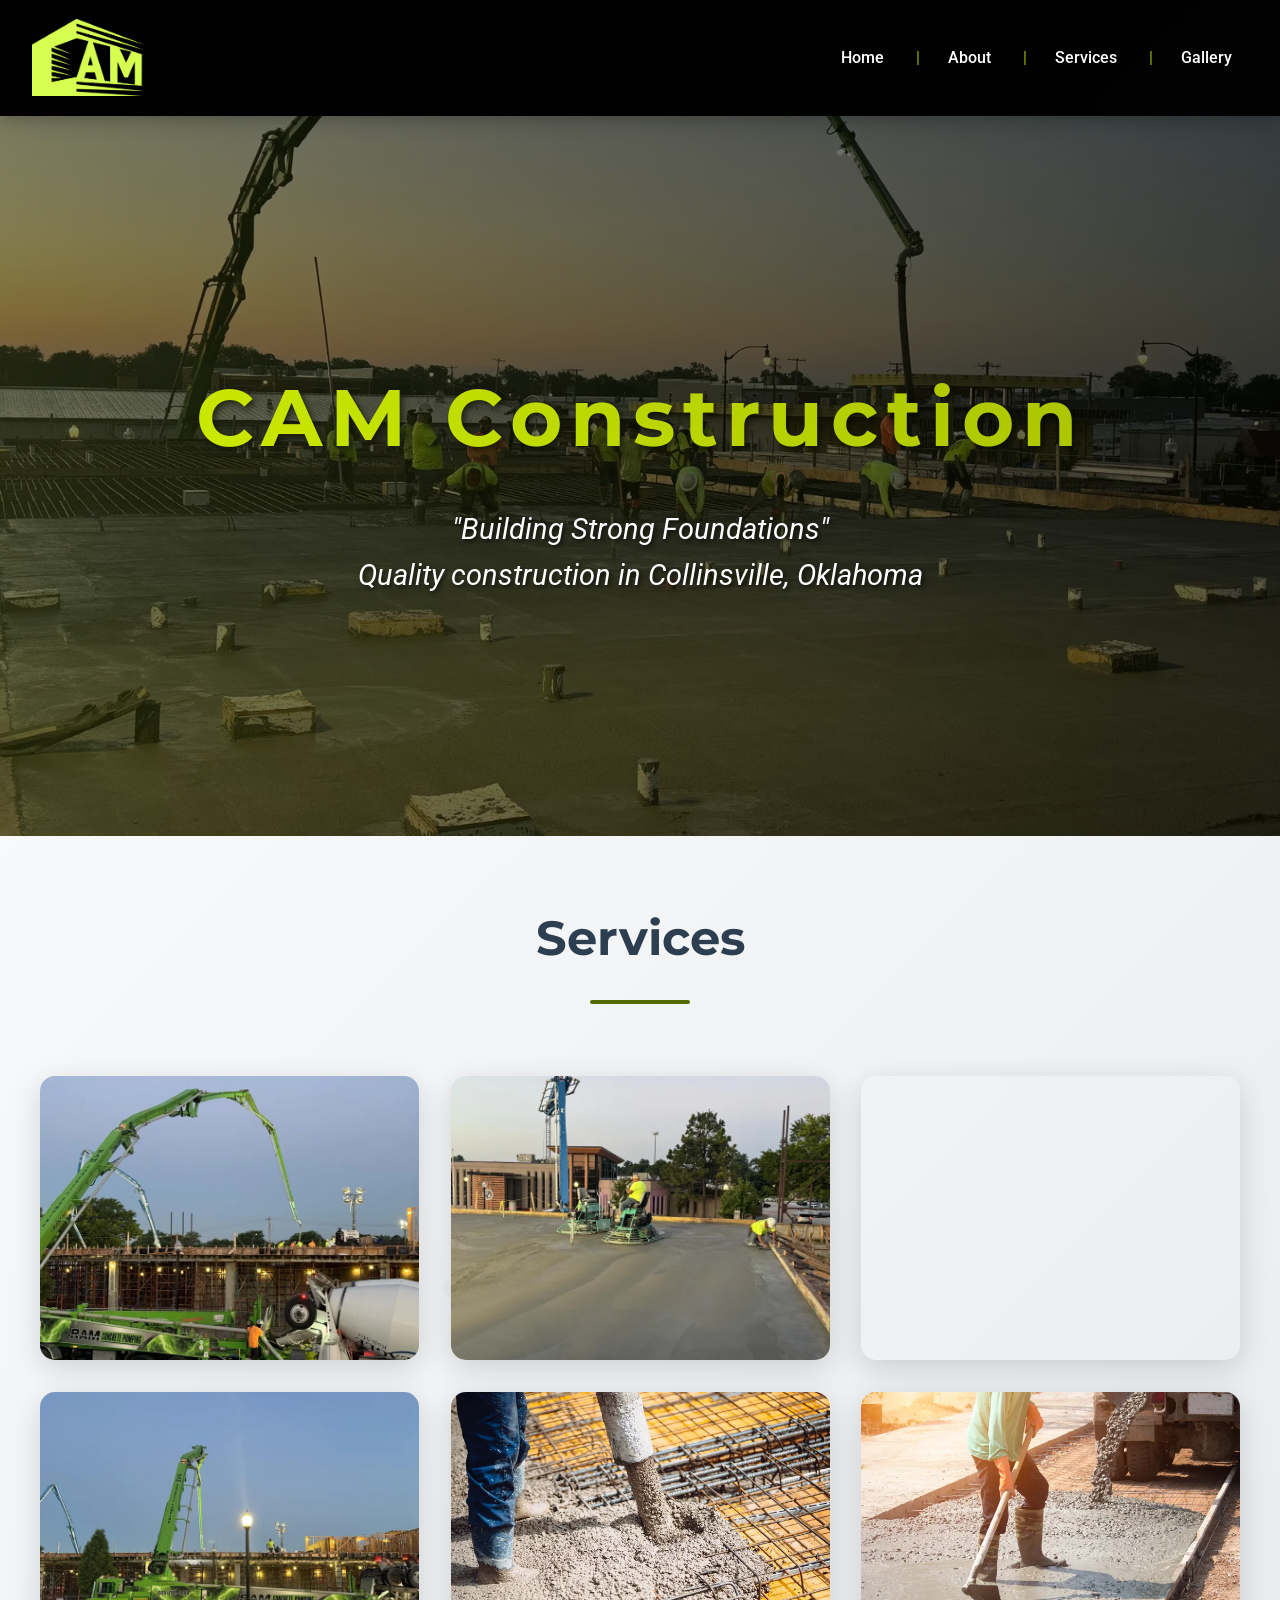
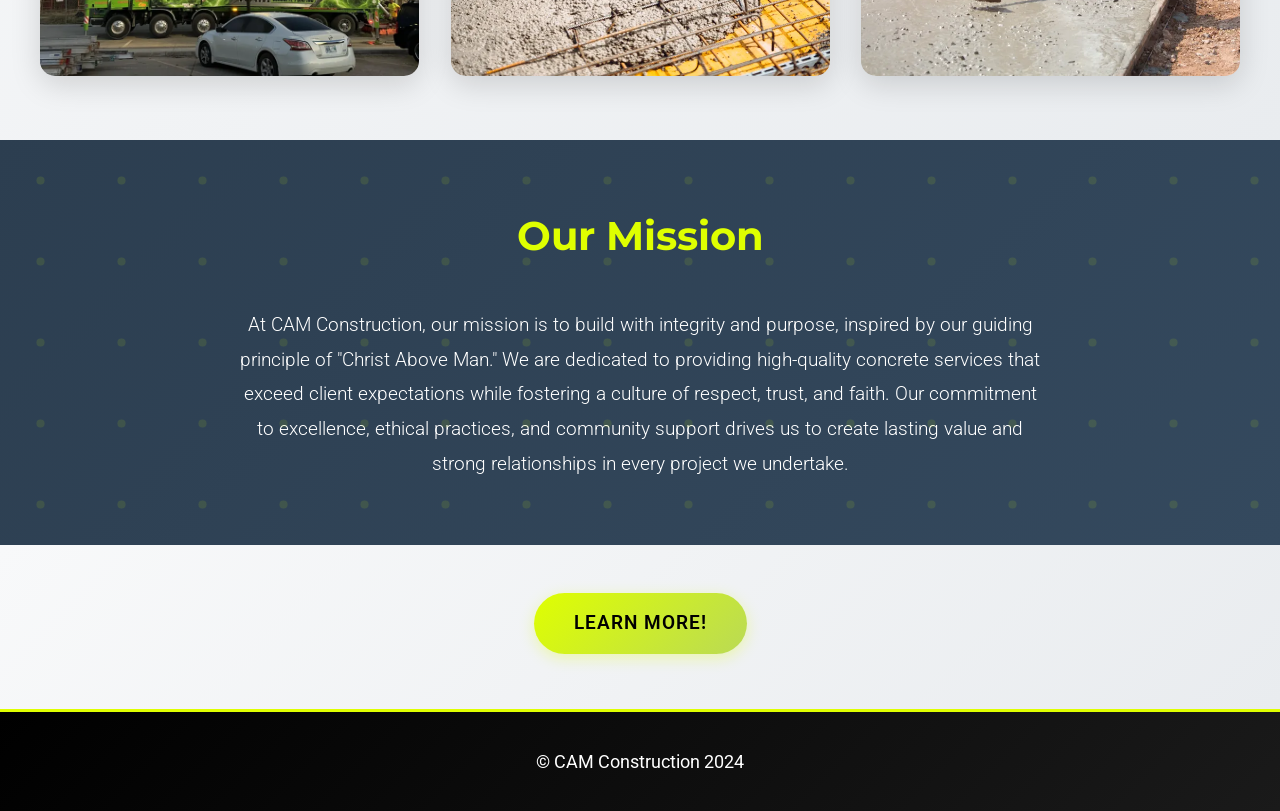
<file: index.html>
<!doctype html>
<html lang="en">
    <head>
        <meta charset="UTF-8" />
        <meta name="viewport" content="width=device-width, initial-scale=1.0" />
        <title>
            CAM Construction | Construction Company in Collinsville, OK
        </title>
        <meta
            name="description"
            content="CAM Construction is a Collinsville, Oklahoma construction company committed to quality work, integrity, and strong client relationships."
        />
        <meta name="robots" content="index, follow, max-image-preview:large" />
        <meta name="theme-color" content="#000000" />
        <meta property="og:type" content="website" />
        <meta property="og:site_name" content="CAM Construction" />
        <meta
            property="og:title"
            content="CAM Construction | Construction Company in Collinsville, OK"
        />
        <meta
            property="og:description"
            content="A Collinsville, Oklahoma construction company committed to quality work, integrity, and strong client relationships."
        />
        <meta property="og:image" content="Hero.jpg" />
        <meta
            property="og:image:alt"
            content="CAM Construction crew working on a concrete project"
        />
        <meta name="twitter:card" content="summary_large_image" />
        <meta
            name="twitter:title"
            content="CAM Construction | Construction Company in Collinsville, OK"
        />
        <meta
            name="twitter:description"
            content="A Collinsville, Oklahoma construction company committed to quality work, integrity, and strong client relationships."
        />
        <meta name="twitter:image" content="Hero.jpg" />
        <link rel="stylesheet" href="style.css" />
        <link
            rel="icon"
            href="Cam Construction (7970) NEON GREEN DTG.png"
            type="image/png"
        />
    </head>
    <body>
        <header>
            <div class="logo">
                <img
                    src="Cam Construction (7970) NEON GREEN DTG.png"
                    alt="Cam(logo)"
                />
            </div>
            <nav>
                <div class="hamburger" onclick="toggleMenu()">&#9776;</div>
                <ul id="nav-links">
                    <li><a href="index.html">Home</a></li>
                    <li><a href="about.html">About</a></li>
                    <li><a href="services.html">Services</a></li>
                    <li><a href="gallery.html">Gallery</a></li>
                </ul>
            </nav>
        </header>
        <main>
            <section class="hero">
                <h1>CAM Construction</h1>
                <p>"Building Strong Foundations"</p>
                <p class="hero-location">
                    Quality construction in Collinsville, Oklahoma
                </p>
            </section>
            <section class="services">
                <h2>Services</h2>
                <div class="service-grid">
                    <!--to link to a section on other page use Ex. href="example.html#example-section"-->
                    <a
                        href="services.html#service1"
                        class="service-item"
                        data-slide-in="left"
                    >
                        <img
                            src="gallery1.webp"
                            srcset="gallery1-800.webp 800w, gallery1.webp 1600w"
                            sizes="(max-width: 768px) calc(100vw - 2rem), (max-width: 1200px) 50vw, 33vw"
                            alt="Service 1"
                            loading="lazy"
                            decoding="async"
                        />
                        <div class="overlay">
                            <div class="text">Short summary of Service 1</div>
                        </div>
                    </a>
                    <a
                        href="services.html#service2"
                        class="service-item"
                        data-slide-in="right"
                    >
                        <img
                            src="gallery2.webp"
                            srcset="gallery2-800.webp 800w, gallery2.webp 1600w"
                            sizes="(max-width: 768px) calc(100vw - 2rem), (max-width: 1200px) 50vw, 33vw"
                            alt="Service 2"
                            loading="lazy"
                            decoding="async"
                        />
                        <div class="overlay">
                            <div class="text">Short summary of Service 2</div>
                        </div>
                    </a>
                    <a
                        href="services.html#service3"
                        class="service-item"
                        data-slide-in="left"
                    >
                        <img
                            src="gallery3.webp"
                            srcset="gallery3-800.webp 800w, gallery3.webp 1600w"
                            sizes="(max-width: 768px) calc(100vw - 2rem), (max-width: 1200px) 50vw, 33vw"
                            alt="Service 3"
                            loading="lazy"
                            decoding="async"
                        />
                        <div class="overlay">
                            <div class="text">Short summary of Service 3</div>
                        </div>
                    </a>
                    <a
                        href="services.html#service4"
                        class="service-item"
                        data-slide-in="right"
                    >
                        <img
                            src="gallery4.webp"
                            srcset="gallery4-800.webp 800w, gallery4.webp 1600w"
                            sizes="(max-width: 768px) calc(100vw - 2rem), (max-width: 1200px) 50vw, 33vw"
                            alt="Service 4"
                            loading="lazy"
                            decoding="async"
                        />
                        <div class="overlay">
                            <div class="text">Short summary of Service 4</div>
                        </div>
                    </a>
                    <a
                        href="services.html#service5"
                        class="service-item"
                        data-slide-in="left"
                    >
                        <img
                            src="gallery5.webp"
                            srcset="gallery5-800.webp 800w, gallery5.webp 1600w"
                            sizes="(max-width: 768px) calc(100vw - 2rem), (max-width: 1200px) 50vw, 33vw"
                            alt="Service 5"
                            loading="lazy"
                            decoding="async"
                        />
                        <div class="overlay">
                            <div class="text">Short summary of Service 5</div>
                        </div>
                    </a>
                    <a
                        href="services.html#service6"
                        class="service-item"
                        data-slide-in="right"
                    >
                        <img
                            src="gallery6.webp"
                            srcset="gallery6-800.webp 800w, gallery6.webp 1600w"
                            sizes="(max-width: 768px) calc(100vw - 2rem), (max-width: 1200px) 50vw, 33vw"
                            alt="Service 6"
                            loading="lazy"
                            decoding="async"
                        />
                        <div class="overlay">
                            <div class="text">Short summary of Service 6</div>
                        </div>
                    </a>
                </div>
            </section>
            <section class="mission">
                <h2>Our Mission</h2>
                <p>
                    At CAM Construction, our mission is to build with integrity
                    and purpose, inspired by our guiding principle of "Christ
                    Above Man." We are dedicated to providing high-quality
                    concrete services that exceed client expectations while
                    fostering a culture of respect, trust, and faith. Our
                    commitment to excellence, ethical practices, and community
                    support drives us to create lasting value and strong
                    relationships in every project we undertake.
                </p>
            </section>
            <section class="cta">
                <a href="about.html" class="button">Learn More!</a>
            </section>
        </main>
        <footer>
            <p>&copy; CAM Construction 2024</p>
        </footer>
        <script type="application/ld+json">
            {
                "@context": "https://schema.org",
                "@type": "GeneralContractor",
                "@id": "#cam-construction",
                "name": "CAM Construction",
                "description": "CAM Construction is a construction company in Collinsville, Oklahoma, committed to quality work, integrity, and strong client relationships.",
                "image": "Hero.jpg",
                "address": {
                    "@type": "PostalAddress",
                    "addressLocality": "Collinsville",
                    "addressRegion": "OK",
                    "postalCode": "74021",
                    "addressCountry": "US"
                },
                "areaServed": {
                    "@type": "City",
                    "name": "Collinsville",
                    "addressRegion": "OK",
                    "addressCountry": "US"
                },
                "serviceType": "Construction services"
            }
        </script>
        <script src="script.js"></script>
    </body>
</html>
</file>
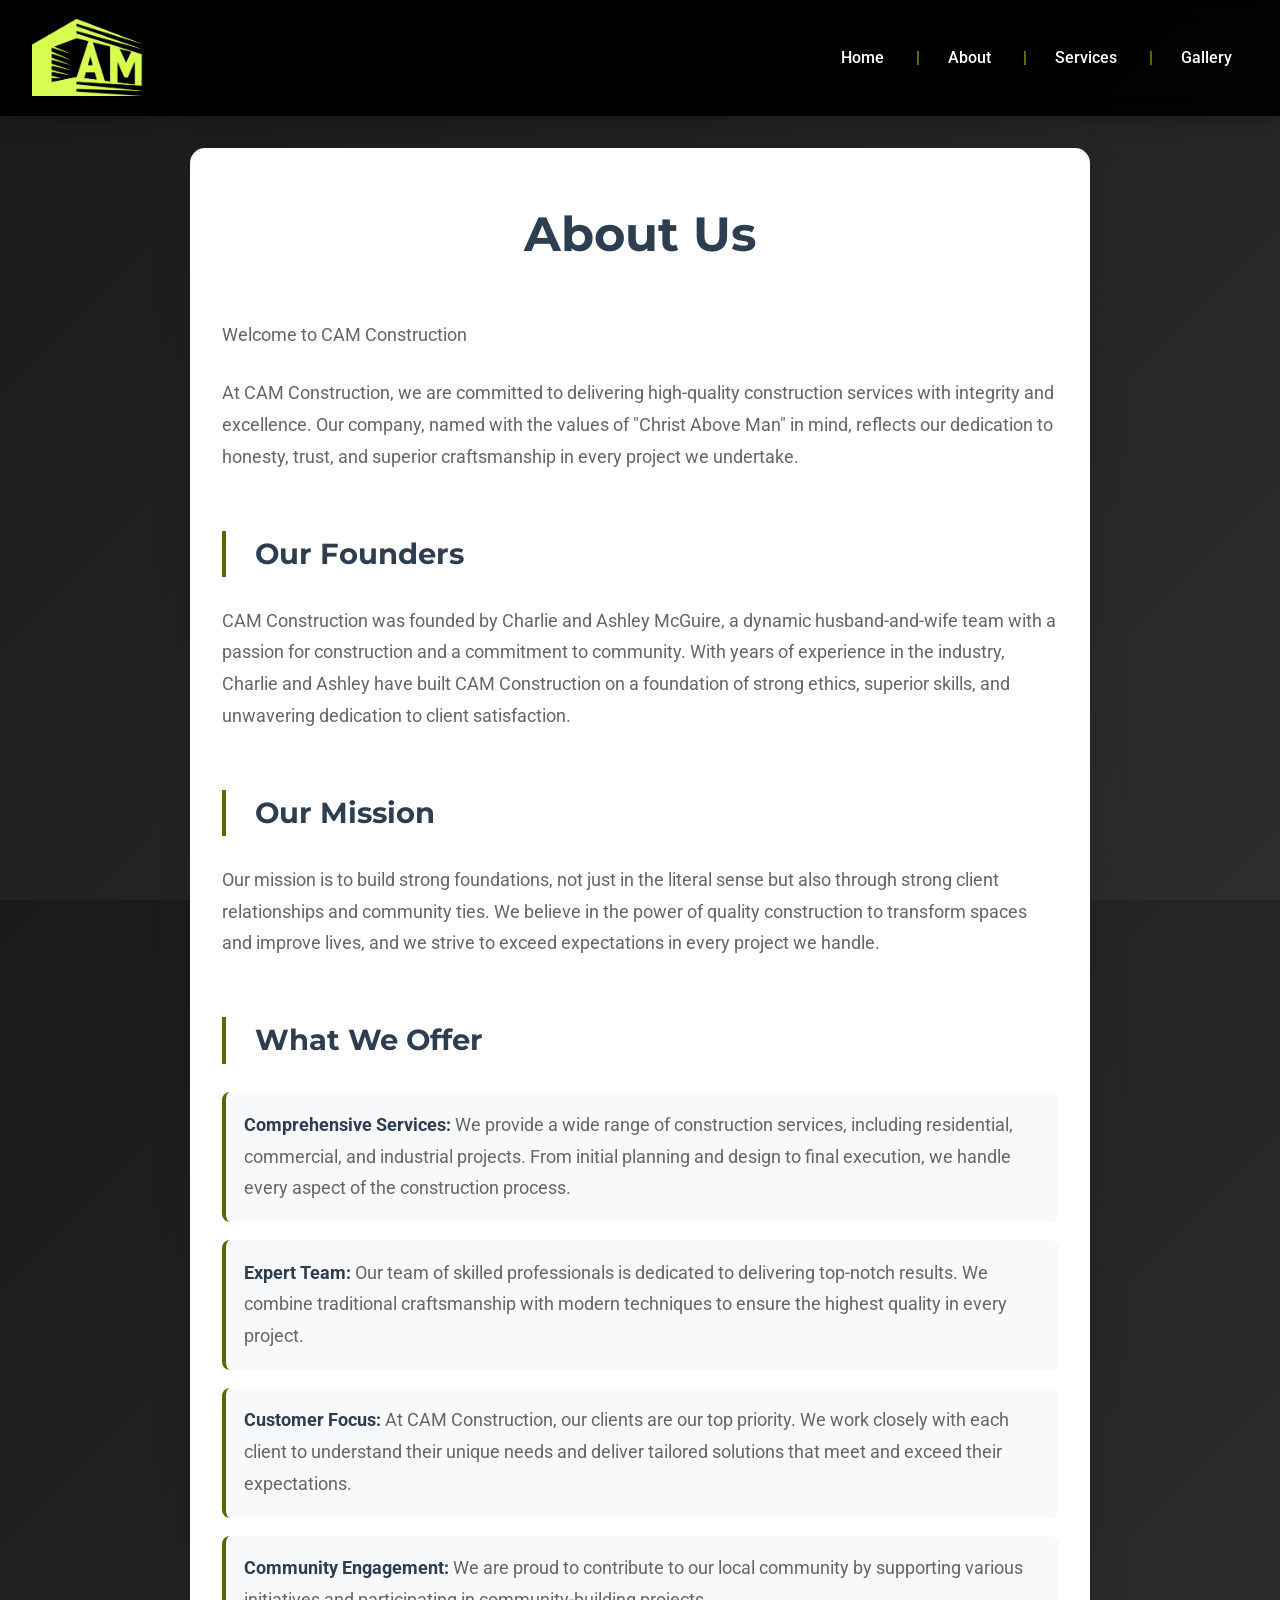
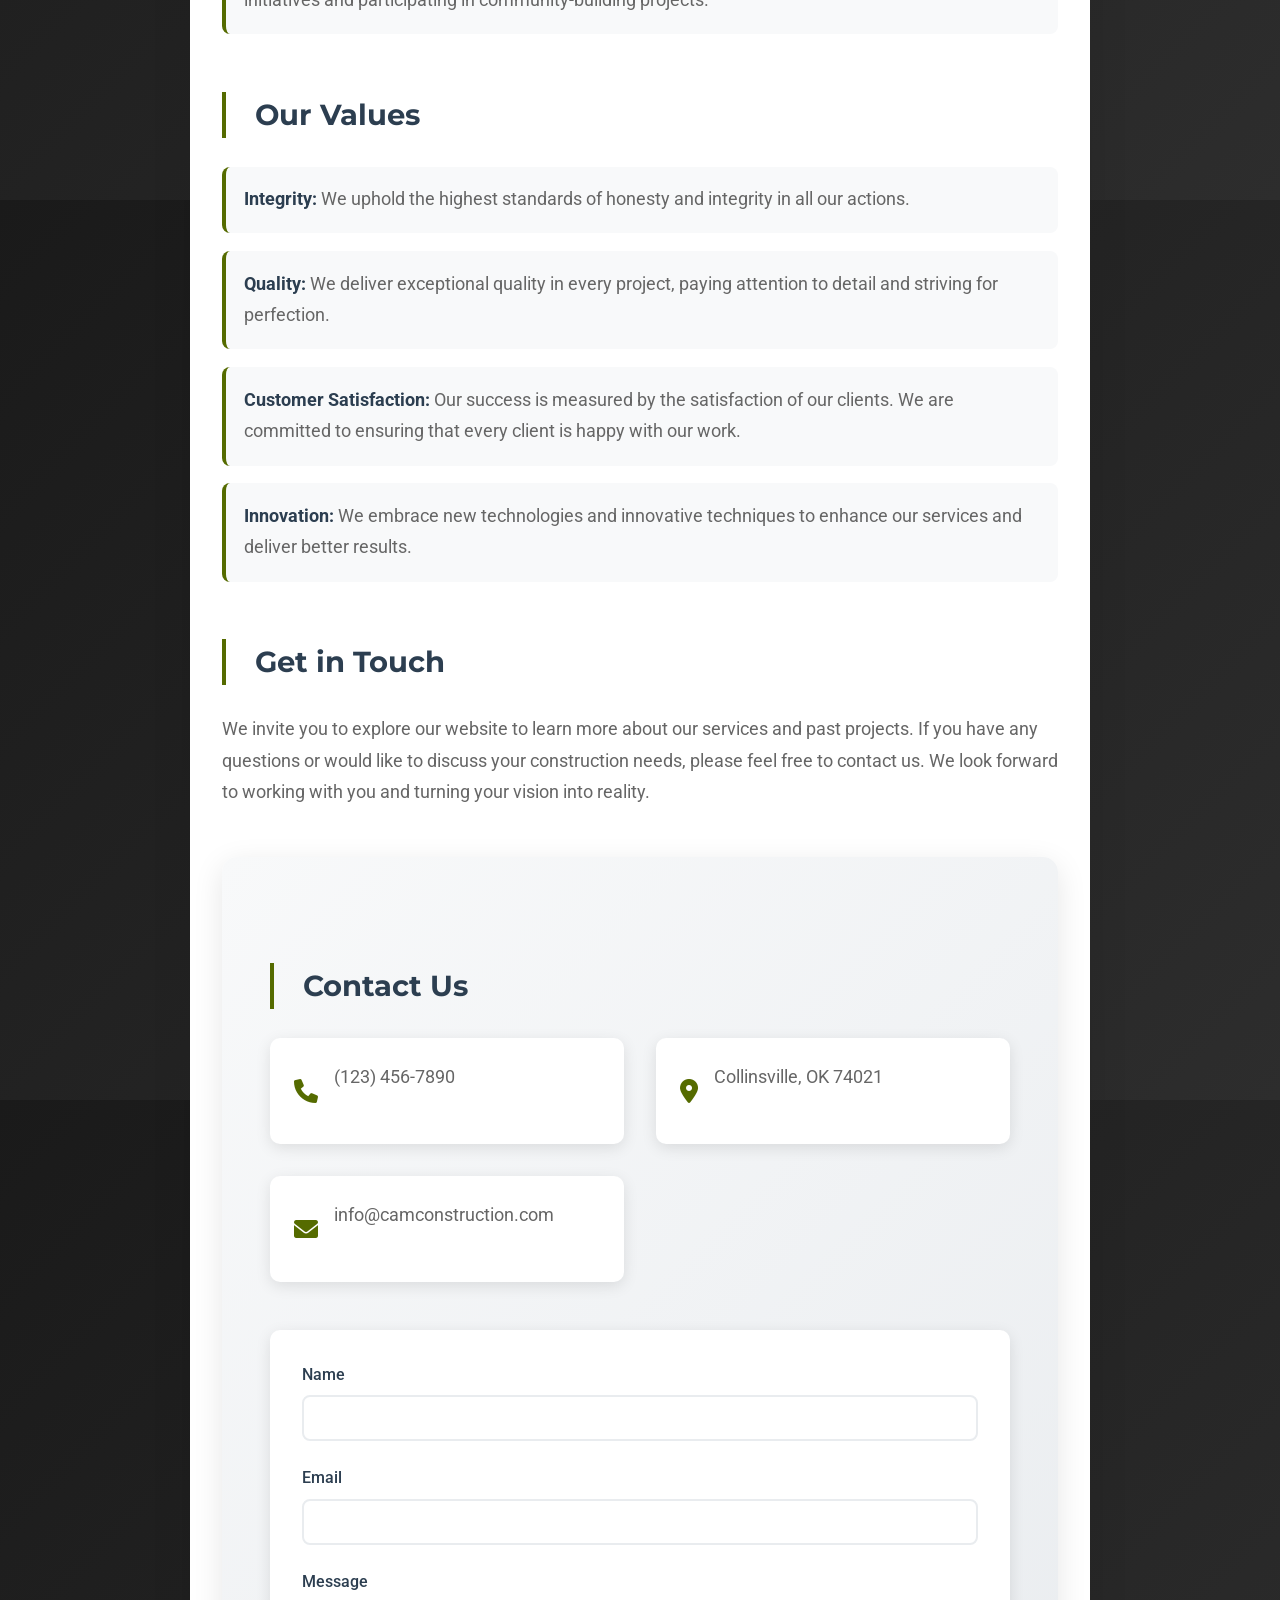
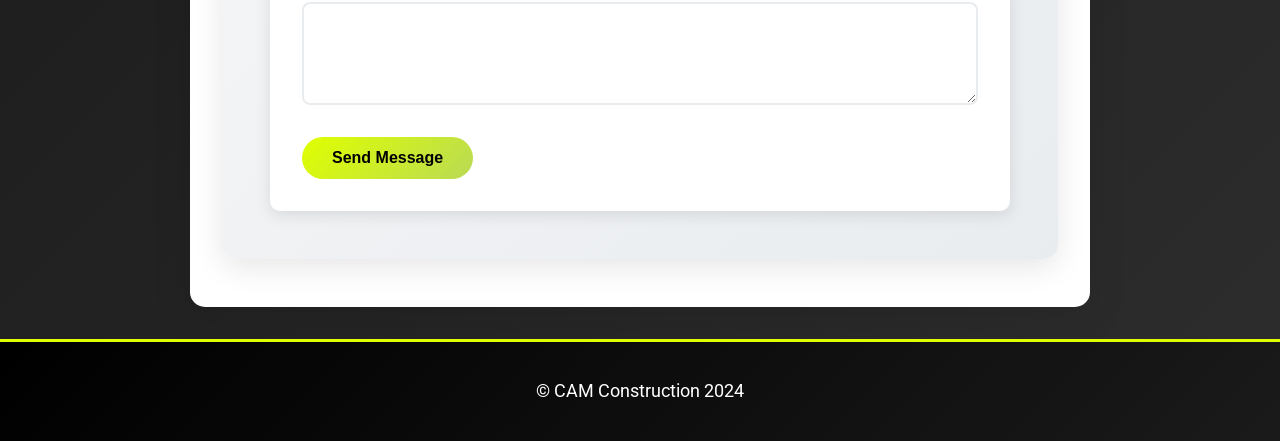
<file: about.html>
<!doctype html>
<html lang="en">
    <head>
        <meta charset="UTF-8" />
        <meta name="viewport" content="width=device-width, initial-scale=1.0" />
        <title>About CAM Construction | Collinsville, OK</title>
        <meta
            name="description"
            content="Learn about CAM Construction, a Collinsville, Oklahoma concrete construction company built on integrity, quality craftsmanship, and strong client relationships."
        />
        <meta name="robots" content="index, follow, max-image-preview:large" />
        <meta name="theme-color" content="#000000" />
        <meta property="og:type" content="website" />
        <meta property="og:site_name" content="CAM Construction" />
        <meta
            property="og:title"
            content="About CAM Construction | Collinsville, OK"
        />
        <meta
            property="og:description"
            content="Meet the team and values behind CAM Construction in Collinsville, Oklahoma."
        />
        <meta property="og:image" content="Hero.jpg" />
        <meta
            property="og:image:alt"
            content="CAM Construction concrete project"
        />
        <meta name="twitter:card" content="summary_large_image" />
        <meta
            name="twitter:title"
            content="About CAM Construction | Collinsville, OK"
        />
        <meta
            name="twitter:description"
            content="Meet the team and values behind CAM Construction in Collinsville, Oklahoma."
        />
        <meta name="twitter:image" content="Hero.jpg" />
        <link rel="stylesheet" href="style.css" />
        <link
            rel="icon"
            href="Cam Construction (7970) NEON GREEN DTG.png"
            type="image/png"
        />
        <link
            rel="stylesheet"
            href="https://cdnjs.cloudflare.com/ajax/libs/font-awesome/6.0.0-beta3/css/all.min.css"
        />
    </head>
    <body>
        <header>
            <div class="logo">
                <img
                    src="Cam Construction (7970) NEON GREEN DTG.png"
                    alt="Cam(logo)"
                />
            </div>
            <nav>
                <div class="hamburger" onclick="toggleMenu()">&#9776;</div>
                <ul id="nav-links">
                    <li><a href="index.html">Home</a></li>
                    <li><a href="about.html">About</a></li>
                    <li><a href="services.html">Services</a></li>
                    <li><a href="gallery.html">Gallery</a></li>
                </ul>
            </nav>
        </header>
        <main>
            <section class="about">
                <h1>About Us</h1>
                <p>Welcome to CAM Construction</p>
                <p>
                    At CAM Construction, we are committed to delivering
                    high-quality construction services with integrity and
                    excellence. Our company, named with the values of "Christ
                    Above Man" in mind, reflects our dedication to honesty,
                    trust, and superior craftsmanship in every project we
                    undertake.
                </p>
                <h2>Our Founders</h2>
                <p>
                    CAM Construction was founded by Charlie and Ashley McGuire,
                    a dynamic husband-and-wife team with a passion for
                    construction and a commitment to community. With years of
                    experience in the industry, Charlie and Ashley have built
                    CAM Construction on a foundation of strong ethics, superior
                    skills, and unwavering dedication to client satisfaction.
                </p>
                <h2>Our Mission</h2>
                <p>
                    Our mission is to build strong foundations, not just in the
                    literal sense but also through strong client relationships
                    and community ties. We believe in the power of quality
                    construction to transform spaces and improve lives, and we
                    strive to exceed expectations in every project we handle.
                </p>
                <h2>What We Offer</h2>
                <ul>
                    <li>
                        <strong>Comprehensive Services:</strong> We provide a
                        wide range of construction services, including
                        residential, commercial, and industrial projects. From
                        initial planning and design to final execution, we
                        handle every aspect of the construction process.
                    </li>
                    <li>
                        <strong>Expert Team:</strong> Our team of skilled
                        professionals is dedicated to delivering top-notch
                        results. We combine traditional craftsmanship with
                        modern techniques to ensure the highest quality in every
                        project.
                    </li>
                    <li>
                        <strong>Customer Focus:</strong> At CAM Construction,
                        our clients are our top priority. We work closely with
                        each client to understand their unique needs and deliver
                        tailored solutions that meet and exceed their
                        expectations.
                    </li>
                    <li>
                        <strong>Community Engagement:</strong> We are proud to
                        contribute to our local community by supporting various
                        initiatives and participating in community-building
                        projects.
                    </li>
                </ul>
                <h2>Our Values</h2>
                <ul>
                    <li>
                        <strong>Integrity:</strong> We uphold the highest
                        standards of honesty and integrity in all our actions.
                    </li>
                    <li>
                        <strong>Quality:</strong> We deliver exceptional quality
                        in every project, paying attention to detail and
                        striving for perfection.
                    </li>
                    <li>
                        <strong>Customer Satisfaction:</strong> Our success is
                        measured by the satisfaction of our clients. We are
                        committed to ensuring that every client is happy with
                        our work.
                    </li>
                    <li>
                        <strong>Innovation:</strong> We embrace new technologies
                        and innovative techniques to enhance our services and
                        deliver better results.
                    </li>
                </ul>
                <h2>Get in Touch</h2>
                <p>
                    We invite you to explore our website to learn more about our
                    services and past projects. If you have any questions or
                    would like to discuss your construction needs, please feel
                    free to contact us. We look forward to working with you and
                    turning your vision into reality.
                </p>
                <section class="contact-page">
                    <h2>Contact Us</h2>
                    <div class="contact-info">
                        <div class="contact-item">
                            <i class="fas fa-phone"></i>
                            <p>(123) 456-7890</p>
                        </div>
                        <div class="contact-item">
                            <i class="fas fa-map-marker-alt"></i>
                            <p>Collinsville, OK 74021</p>
                        </div>
                        <div class="contact-item">
                            <i class="fas fa-envelope"></i>
                            <p>info@camconstruction.com</p>
                        </div>
                    </div>
                    <form
                        action="https://example.com/form-handler"
                        method="POST"
                        class="contact-form"
                    >
                        <div class="form-group">
                            <label for="name">Name</label>
                            <input type="text" id="name" name="name" required />
                        </div>
                        <div class="form-group">
                            <label for="email">Email</label>
                            <input
                                type="email"
                                id="email"
                                name="email"
                                required
                            />
                        </div>
                        <div class="form-group">
                            <label for="message">Message</label>
                            <textarea
                                id="message"
                                name="message"
                                rows="5"
                                required
                            ></textarea>
                        </div>
                        <button type="submit">Send Message</button>
                    </form>
                </section>
            </section>
        </main>
        <footer>
            <p>&copy; CAM Construction 2024</p>
        </footer>
        <script src="script.js"></script>
    </body>
</html>
</file>
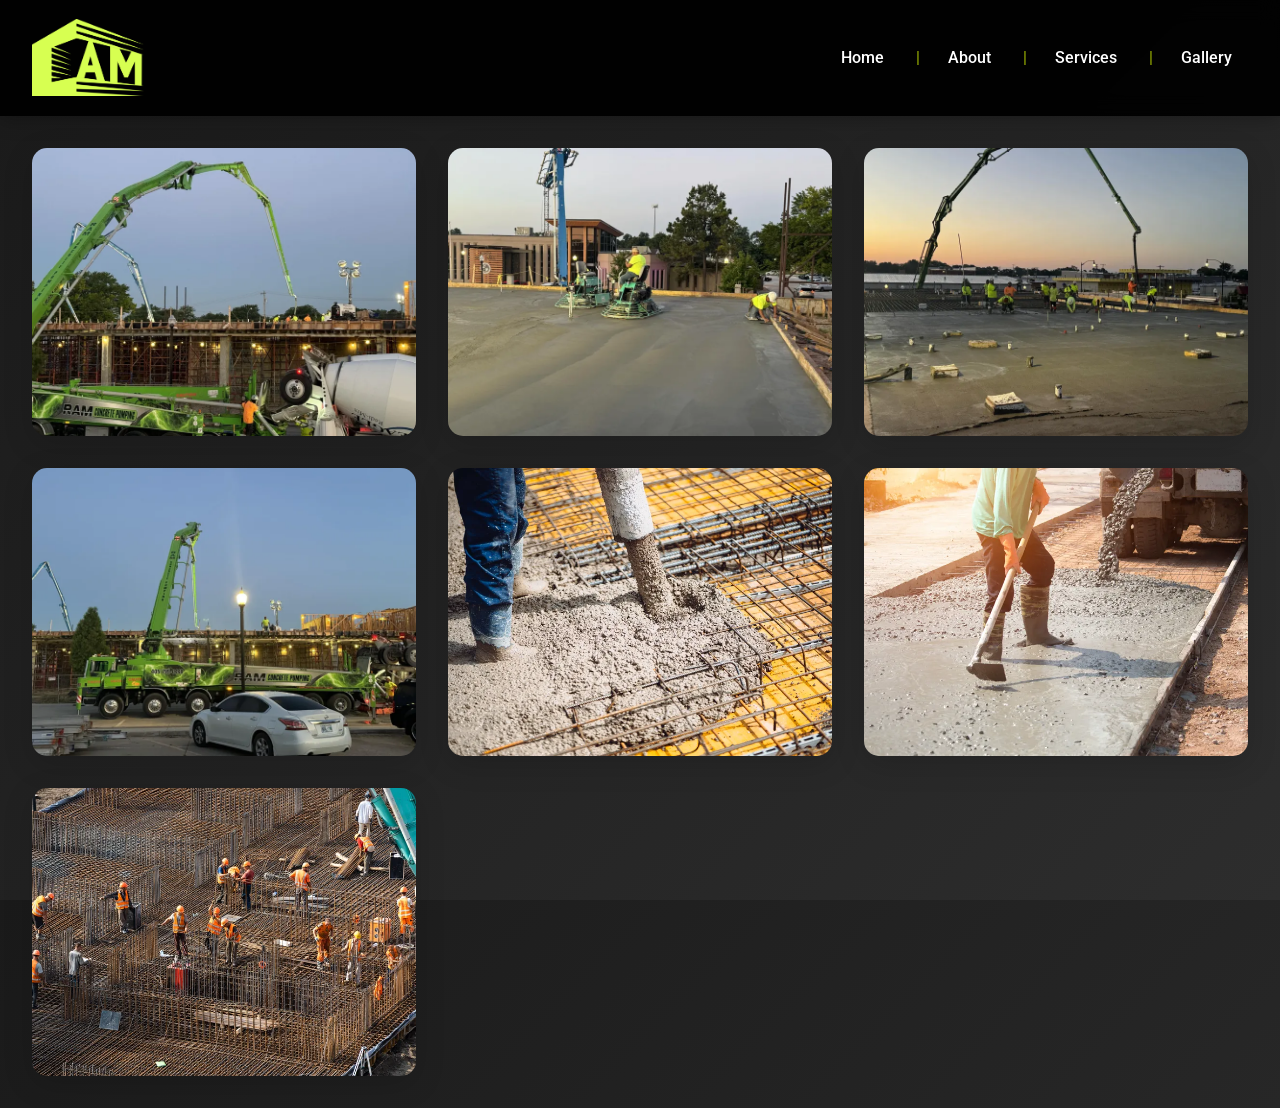
<file: gallery.html>
<!doctype html>
<html lang="en">
    <head>
        <meta charset="UTF-8" />
        <meta name="viewport" content="width=device-width, initial-scale=1.0" />
        <title>Concrete Construction Projects | CAM Construction</title>
        <meta
            name="description"
            content="View concrete construction projects from CAM Construction in Collinsville, Oklahoma, including pumping, slab placement, reinforced concrete, and finishing work."
        />
        <meta name="robots" content="index, follow, max-image-preview:large" />
        <meta name="theme-color" content="#000000" />
        <meta property="og:type" content="website" />
        <meta property="og:site_name" content="CAM Construction" />
        <meta
            property="og:title"
            content="Concrete Construction Projects | CAM Construction"
        />
        <meta
            property="og:description"
            content="See concrete pumping, slab placement, reinforced concrete, and finishing work from CAM Construction."
        />
        <meta property="og:image" content="Hero.jpg" />
        <meta
            property="og:image:alt"
            content="CAM Construction concrete project"
        />
        <meta name="twitter:card" content="summary_large_image" />
        <meta
            name="twitter:title"
            content="Concrete Construction Projects | CAM Construction"
        />
        <meta
            name="twitter:description"
            content="See concrete construction work from CAM Construction in Collinsville, Oklahoma."
        />
        <meta name="twitter:image" content="Hero.jpg" />
        <link rel="stylesheet" href="style.css" />
        <link
            rel="icon"
            href="Cam Construction (7970) NEON GREEN DTG.png"
            type="image/png"
        />
    </head>
    <body class="gallerybody">
        <header>
            <div class="logo">
                <img
                    src="Cam Construction (7970) NEON GREEN DTG.png"
                    alt="Cam(logo)"
                />
            </div>
            <nav>
                <div class="hamburger" onclick="toggleMenu()">&#9776;</div>
                <ul id="nav-links">
                    <li><a href="index.html">Home</a></li>
                    <li><a href="about.html">About</a></li>
                    <li><a href="services.html">Services</a></li>
                    <li><a href="gallery.html">Gallery</a></li>
                </ul>
            </nav>
        </header>
        <main>
            <h1 class="visually-hidden">
                Concrete Construction Project Gallery
            </h1>
            <div class="gallery">
                <div class="gallery-item">
                    <img
                        src="gallery1.webp"
                        srcset="gallery1-800.webp 800w, gallery1.webp 1600w"
                        sizes="(max-width: 768px) calc(100vw - 2rem), (max-width: 1200px) 50vw, 33vw"
                        alt="Concrete pumping and formwork"
                        decoding="async"
                    />
                    <div class="overlay">
                        <div class="overlay-content">
                            <h2>Concrete Pumping and Formwork</h2>
                            <p>
                                Concrete pumping and formwork on a commercial
                                construction jobsite.
                            </p>
                        </div>
                    </div>
                </div>

                <div class="gallery-item">
                    <img
                        src="gallery2.webp"
                        srcset="gallery2-800.webp 800w, gallery2.webp 1600w"
                        sizes="(max-width: 768px) calc(100vw - 2rem), (max-width: 1200px) 50vw, 33vw"
                        alt="Concrete slab finishing"
                        decoding="async"
                    />
                    <div class="overlay">
                        <div class="overlay-content">
                            <h2>Concrete Slab Finishing</h2>
                            <p>
                                A crew finishing a large concrete slab for a
                                commercial project.
                            </p>
                        </div>
                    </div>
                </div>

                <div class="gallery-item">
                    <img
                        src="gallery3.webp"
                        srcset="gallery3-800.webp 800w, gallery3.webp 1600w"
                        sizes="(max-width: 768px) calc(100vw - 2rem), (max-width: 1200px) 50vw, 33vw"
                        alt="Commercial concrete slab project"
                        decoding="async"
                    />
                    <div class="overlay">
                        <div class="overlay-content">
                            <h2>Commercial Concrete Slab</h2>
                            <p>
                                Concrete slab work completed on a commercial
                                construction site.
                            </p>
                        </div>
                    </div>
                </div>

                <div class="gallery-item">
                    <img
                        src="gallery4.webp"
                        srcset="gallery4-800.webp 800w, gallery4.webp 1600w"
                        sizes="(max-width: 768px) calc(100vw - 2rem), (max-width: 1200px) 50vw, 33vw"
                        alt="Concrete pump truck on a jobsite"
                        loading="lazy"
                        decoding="async"
                    />
                    <div class="overlay">
                        <div class="overlay-content">
                            <h2>Concrete Pump Truck</h2>
                            <p>
                                Concrete pumping equipment supporting placement
                                on a large jobsite.
                            </p>
                        </div>
                    </div>
                </div>

                <div class="gallery-item">
                    <img
                        src="gallery5.webp"
                        srcset="gallery5-800.webp 800w, gallery5.webp 1600w"
                        sizes="(max-width: 768px) calc(100vw - 2rem), (max-width: 1200px) 50vw, 33vw"
                        alt="Reinforced concrete placement over rebar"
                        loading="lazy"
                        decoding="async"
                    />
                    <div class="overlay">
                        <div class="overlay-content">
                            <h2>Reinforced Concrete Placement</h2>
                            <p>
                                Fresh concrete being placed over reinforced
                                rebar for a durable slab.
                            </p>
                        </div>
                    </div>
                </div>

                <div class="gallery-item">
                    <img
                        src="gallery6.webp"
                        srcset="gallery6-800.webp 800w, gallery6.webp 1600w"
                        sizes="(max-width: 768px) calc(100vw - 2rem), (max-width: 1200px) 50vw, 33vw"
                        alt="Concrete flatwork finishing"
                        loading="lazy"
                        decoding="async"
                    />
                    <div class="overlay">
                        <div class="overlay-content">
                            <h2>Concrete Flatwork Finishing</h2>
                            <p>
                                Concrete flatwork being placed and finished for
                                a clean, functional surface.
                            </p>
                        </div>
                    </div>
                </div>

                <div class="gallery-item">
                    <img
                        src="gallery7.webp"
                        srcset="gallery7-800.webp 800w, gallery7.webp 1600w"
                        sizes="(max-width: 768px) calc(100vw - 2rem), (max-width: 1200px) 50vw, 33vw"
                        alt="Concrete placement and finishing"
                        loading="lazy"
                        decoding="async"
                    />
                    <div class="overlay">
                        <div class="overlay-content">
                            <h2>Concrete Placement and Finishing</h2>
                            <p>
                                Concrete placement and finishing work in
                                progress on a construction project.
                            </p>
                        </div>
                    </div>
                </div>
            </div>
        </main>
        <script src="script.js"></script>
    </body>
</html>
</file>
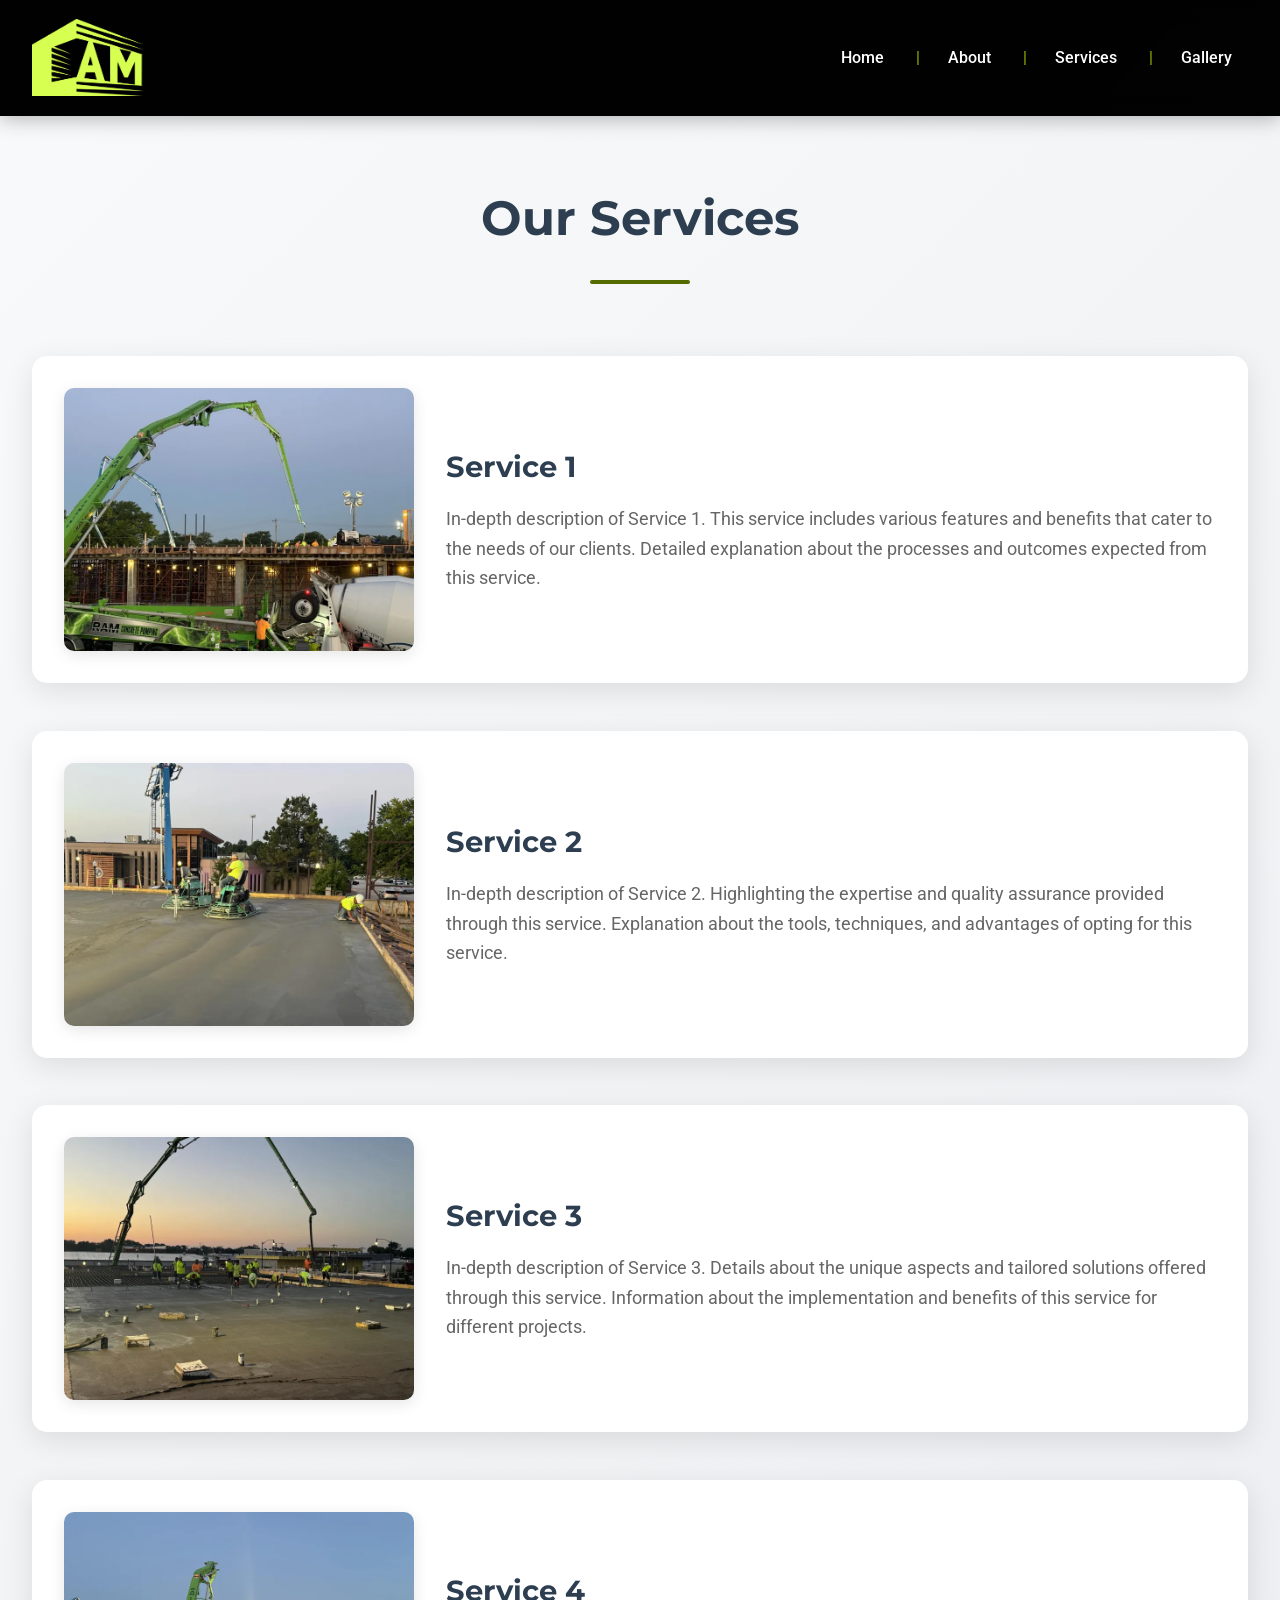
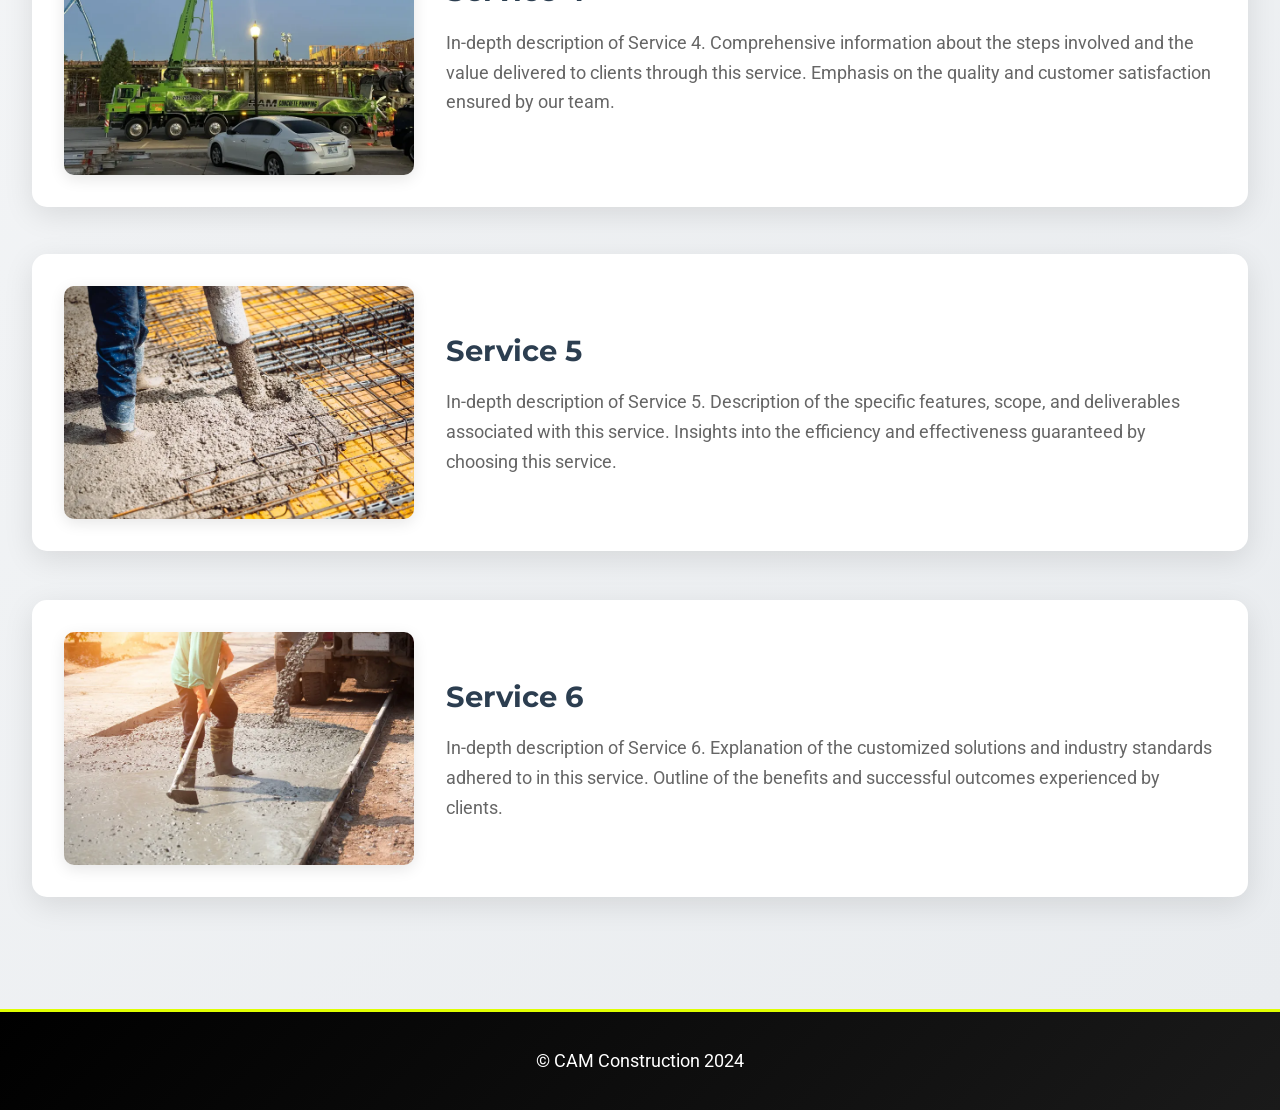
<file: services.html>
<!doctype html>
<html lang="en">
    <head>
        <meta charset="UTF-8" />
        <meta name="viewport" content="width=device-width, initial-scale=1.0" />
        <title>Our Services | CAM Construction | Collinsville, OK</title>
        <meta
            name="description"
            content="Explore CAM Construction's service offerings in Collinsville, Oklahoma. Details will be added as the company finalizes its services."
        />
        <meta name="robots" content="index, follow, max-image-preview:large" />
        <meta name="theme-color" content="#000000" />
        <meta property="og:type" content="website" />
        <meta property="og:site_name" content="CAM Construction" />
        <meta
            property="og:title"
            content="Our Services | CAM Construction | Collinsville, OK"
        />
        <meta
            property="og:description"
            content="Explore CAM Construction's service offerings in Collinsville, Oklahoma."
        />
        <meta property="og:image" content="Hero.jpg" />
        <meta
            property="og:image:alt"
            content="CAM Construction concrete project"
        />
        <meta name="twitter:card" content="summary_large_image" />
        <meta
            name="twitter:title"
            content="Our Services | CAM Construction | Collinsville, OK"
        />
        <meta
            name="twitter:description"
            content="Explore CAM Construction's service offerings in Collinsville, Oklahoma."
        />
        <meta name="twitter:image" content="Hero.jpg" />
        <link rel="stylesheet" href="style.css" />
        <link
            rel="icon"
            href="Cam Construction (7970) NEON GREEN DTG.png"
            type="image/png"
        />
    </head>
    <body>
        <header>
            <div class="logo">
                <img
                    src="Cam Construction (7970) NEON GREEN DTG.png"
                    alt="Cam(logo)"
                />
            </div>
            <nav>
                <div class="hamburger" onclick="toggleMenu()">&#9776;</div>
                <ul id="nav-links">
                    <li><a href="index.html">Home</a></li>
                    <li><a href="about.html">About</a></li>
                    <li><a href="services.html">Services</a></li>
                    <li><a href="gallery.html">Gallery</a></li>
                </ul>
            </nav>
        </header>
        <main>
            <section class="services">
                <h1>Our Services</h1>
                <div class="service-detail" id="service1" data-slide-in="left">
                    <img
                        src="gallery1.webp"
                        srcset="gallery1-800.webp 800w, gallery1.webp 1600w"
                        sizes="(max-width: 768px) calc(100vw - 3rem), 350px"
                        alt="Service 1"
                        decoding="async"
                    />
                    <div class="service-text">
                        <h3>Service 1</h3>
                        <p>
                            In-depth description of Service 1. This service
                            includes various features and benefits that cater to
                            the needs of our clients. Detailed explanation about
                            the processes and outcomes expected from this
                            service.
                        </p>
                    </div>
                </div>
                <div class="service-detail" id="service2" data-slide-in="right">
                    <img
                        src="gallery2.webp"
                        srcset="gallery2-800.webp 800w, gallery2.webp 1600w"
                        sizes="(max-width: 768px) calc(100vw - 3rem), 350px"
                        alt="Service 2"
                        loading="lazy"
                        decoding="async"
                    />
                    <div class="service-text">
                        <h3>Service 2</h3>
                        <p>
                            In-depth description of Service 2. Highlighting the
                            expertise and quality assurance provided through
                            this service. Explanation about the tools,
                            techniques, and advantages of opting for this
                            service.
                        </p>
                    </div>
                </div>
                <div class="service-detail" id="service3" data-slide-in="left">
                    <img
                        src="gallery3.webp"
                        srcset="gallery3-800.webp 800w, gallery3.webp 1600w"
                        sizes="(max-width: 768px) calc(100vw - 3rem), 350px"
                        alt="Service 3"
                        loading="lazy"
                        decoding="async"
                    />
                    <div class="service-text">
                        <h3>Service 3</h3>
                        <p>
                            In-depth description of Service 3. Details about the
                            unique aspects and tailored solutions offered
                            through this service. Information about the
                            implementation and benefits of this service for
                            different projects.
                        </p>
                    </div>
                </div>
                <div class="service-detail" id="service4" data-slide-in="right">
                    <img
                        src="gallery4.webp"
                        srcset="gallery4-800.webp 800w, gallery4.webp 1600w"
                        sizes="(max-width: 768px) calc(100vw - 3rem), 350px"
                        alt="Service 4"
                        loading="lazy"
                        decoding="async"
                    />
                    <div class="service-text">
                        <h3>Service 4</h3>
                        <p>
                            In-depth description of Service 4. Comprehensive
                            information about the steps involved and the value
                            delivered to clients through this service. Emphasis
                            on the quality and customer satisfaction ensured by
                            our team.
                        </p>
                    </div>
                </div>
                <div class="service-detail" id="service5" data-slide-in="left">
                    <img
                        src="gallery5.webp"
                        srcset="gallery5-800.webp 800w, gallery5.webp 1600w"
                        sizes="(max-width: 768px) calc(100vw - 3rem), 350px"
                        alt="Service 5"
                        loading="lazy"
                        decoding="async"
                    />
                    <div class="service-text">
                        <h3>Service 5</h3>
                        <p>
                            In-depth description of Service 5. Description of
                            the specific features, scope, and deliverables
                            associated with this service. Insights into the
                            efficiency and effectiveness guaranteed by choosing
                            this service.
                        </p>
                    </div>
                </div>
                <div class="service-detail" id="service6" data-slide-in="right">
                    <img
                        src="gallery6.webp"
                        srcset="gallery6-800.webp 800w, gallery6.webp 1600w"
                        sizes="(max-width: 768px) calc(100vw - 3rem), 350px"
                        alt="Service 6"
                        loading="lazy"
                        decoding="async"
                    />
                    <div class="service-text">
                        <h3>Service 6</h3>
                        <p>
                            In-depth description of Service 6. Explanation of
                            the customized solutions and industry standards
                            adhered to in this service. Outline of the benefits
                            and successful outcomes experienced by clients.
                        </p>
                    </div>
                </div>
            </section>
        </main>
        <footer>
            <p>&copy; CAM Construction 2024</p>
        </footer>
        <script src="script.js"></script>
    </body>
</html>
</file>
<file: style.css>
/* Import Google Fonts */
@import url('https://fonts.googleapis.com/css2?family=Roboto:wght@300;400;700&family=Montserrat:wght@400;600;700&display=swap');

/* CSS Reset and Base Styles */
* {
  margin: 0;
  padding: 0;
  box-sizing: border-box;
}

.visually-hidden {
  position: absolute;
  width: 1px;
  height: 1px;
  padding: 0;
  margin: -1px;
  overflow: hidden;
  clip: rect(0, 0, 0, 0);
  white-space: nowrap;
  border: 0;
}

img {
  max-width: 100%;
}

html {
  height: 100%;
  width: 100%;
  scroll-behavior: smooth;
}

html.js [data-slide-in] {
  opacity: 0;
  transition: opacity 0.65s ease, transform 0.65s ease;
  will-change: opacity, transform;
}

html.js [data-slide-in="left"]:not(.is-visible) {
  transform: translateX(-48px);
}

html.js [data-slide-in="right"]:not(.is-visible) {
  transform: translateX(48px);
}

html.js [data-slide-in].is-visible {
  opacity: 1;
  transform: none;
}

.service-item[data-slide-in].is-visible:hover {
  transform: translateY(-10px) scale(1.02);
}

.service-detail[data-slide-in].is-visible:hover {
  transform: translateY(-5px);
}

body {
  font-family: 'Roboto', sans-serif;
  margin: 0;
  padding: 0;
  background: linear-gradient(135deg, #1a1a1a 0%, #2d2d2d 100%);
  color: #333;
  line-height: 1.6;
  overflow-x: hidden;
}

/* Header */
header {
  display: flex;
  justify-content: space-between;
  align-items: center;
  padding: 1.2em 2em;
  background: rgba(0, 0, 0, 0.95);
  backdrop-filter: blur(10px);
  color: white;
  position: sticky;
  top: 0;
  z-index: 1000;
  box-shadow: 0 2px 20px rgba(0, 0, 0, 0.3);
  transition: all 0.3s ease;
}

/* Logo */
.logo {
  font-size: 1.8em;
  color: #DFFF00;
  font-weight: 700;
  font-family: 'Montserrat', sans-serif;
  display: flex;
  align-items: center;
  gap: 0.5em;
  flex-shrink: 0;
  min-width: 0;
}

.logo img {
  display: block;
  width: clamp(4.5rem, 9vw, 7rem);
  max-width: 100%;
  height: auto;
  aspect-ratio: 1049 / 723;
  object-fit: contain;
  filter: drop-shadow(0 2px 4px rgba(0, 0, 0, 0.3));
  transition: transform 0.3s ease;
}

.logo img:hover {
  transform: scale(1.05);
}

/* Navigation */
nav {
  position: relative;
}

nav .hamburger {
  display: none;
  font-size: 1.8em;
  cursor: pointer;
  color: #DFFF00;
  padding: 0.3em;
  border-radius: 5px;
  transition: background-color 0.3s ease;
}

nav .hamburger:hover {
  background-color: rgba(223, 255, 0, 0.1);
}

nav ul {
  list-style-type: none;
  margin: 0;
  padding: 0;
  display: flex;
  justify-content: center;
  align-items: center;
  gap: 2em;
}

nav ul li {
  position: relative;
}

nav ul li::before {
  content: "|";
  position: absolute;
  left: -1em;
  color: #DFFF00;
  opacity: 0.7;
}

nav ul li:first-child::before {
  content: "";
}

nav ul li a {
  color: white;
  text-decoration: none;
  font-weight: 500;
  padding: 0.5em 1em;
  border-radius: 25px;
  transition: all 0.3s ease;
  position: relative;
}

nav ul li a:hover {
  color: #DFFF00;
  background-color: rgba(223, 255, 0, 0.1);
  transform: translateY(-2px);
}

/* Hero Section */
.hero {
  text-align: center;
  padding: 8em 2em;
  background: linear-gradient(rgba(0, 0, 0, 0.4), rgba(0, 0, 0, 0.6)), url('gallery3.webp');
  background-size: cover;
  background-position: center;
  background-attachment: fixed;
  color: white;
  position: relative;
  min-height: 80vh;
  display: flex;
  flex-direction: column;
  justify-content: center;
  align-items: center;
}

.hero::before {
  content: '';
  position: absolute;
  top: 0;
  left: 0;
  right: 0;
  bottom: 0;
  background: linear-gradient(45deg, rgba(223, 255, 0, 0.1), rgba(0, 0, 0, 0.3));
  pointer-events: none;
}

.hero h1 {
  font-size: 5em;
  font-weight: 700;
  color: #DFFF00;
  text-shadow: 3px 3px 6px rgba(0, 0, 0, 0.7);
  margin-bottom: 0.3em;
  font-family: 'Montserrat', sans-serif;
  animation: fadeInUp 1s ease-out;
  letter-spacing: 0.1em;
}

.hero p {
  font-size: 1.8em;
  font-weight: 400;
  color: #ffffff;
  text-shadow: 2px 2px 4px rgba(0, 0, 0, 0.7);
  animation: fadeInUp 1s ease-out 0.3s both;
  font-style: italic;
}

@keyframes fadeInUp {
  from {
    opacity: 0;
    transform: translateY(30px);
  }

  to {
    opacity: 1;
    transform: translateY(0);
  }
}

/* Services Section*/
.services {
  padding: 4em 2em;
  background: linear-gradient(135deg, #f8f9fa 0%, #e9ecef 100%);
  position: relative;
}

.services::before {
  content: '';
  position: absolute;
  top: 0;
  left: 0;
  right: 0;
  bottom: 0;
  background: url('data:image/svg+xml,<svg xmlns="http://www.w3.org/2000/svg" viewBox="0 0 100 100"><defs><pattern id="grain" width="100" height="100" patternUnits="userSpaceOnUse"><circle cx="50" cy="50" r="1" fill="%23000" opacity="0.02"/></pattern></defs><rect width="100%" height="100%" fill="url(%23grain)"/></svg>');
  pointer-events: none;
}

.services>h1,
.services>h2 {
  text-align: center;
  color: #2c3e50;
  font-size: 3em;
  font-weight: 700;
  margin-bottom: 1.5em;
  font-family: 'Montserrat', sans-serif;
  position: relative;
}

.services>h1::after,
.services>h2::after {
  content: '';
  display: block;
  width: 100px;
  height: 4px;
  background: #556B00;
  margin: 0.5em auto;
  border-radius: 2px;
}

.service-grid {
  display: grid;
  grid-template-columns: repeat(auto-fit, minmax(350px, 1fr));
  gap: 2em;
  margin-top: 3em;
  max-width: 1200px;
  margin-left: auto;
  margin-right: auto;
}

.service-item {
  position: relative;
  display: block;
  color: white;
  text-decoration: none;
  height: auto;
  aspect-ratio: 4 / 3;
  min-height: 0;
  border-radius: 15px;
  overflow: hidden;
  box-shadow: 0 8px 30px rgba(0, 0, 0, 0.15);
  transition: all 0.4s ease;
}

.service-item:hover {
  transform: translateY(-10px) scale(1.02);
  box-shadow: 0 15px 40px rgba(0, 0, 0, 0.25);
}

.service-item img {
  width: 100%;
  height: 100%;
  display: block;
  object-fit: cover;
  transition: transform 0.4s ease;
}

.service-item:hover img {
  transform: scale(1.1);
}

.overlay {
  position: absolute;
  top: 0;
  left: 0;
  right: 0;
  bottom: 0;
  background: linear-gradient(135deg, rgba(32, 45, 55, 0.96), rgba(0, 0, 0, 0.9));
  opacity: 0;
  transition: all 0.4s ease;
  display: flex;
  justify-content: center;
  align-items: center;
  backdrop-filter: blur(2px);
}

.service-item:hover .overlay {
  opacity: 1;
}

.text {
  font-size: 1.1em;
  text-align: center;
  padding: 2em;
  color: #FFFFFF;
  font-weight: 500;
  text-shadow: 1px 1px 3px rgba(0, 0, 0, 0.5);
  transform: translateY(20px);
  transition: transform 0.4s ease;
}

.service-item:hover .text {
  transform: translateY(0);
}

.service-detail {
  display: flex;
  justify-content: center;
  align-items: center;
  margin-bottom: 3em;
  background: white;
  border-radius: 15px;
  padding: 2em;
  box-shadow: 0 8px 30px rgba(0, 0, 0, 0.1);
  transition: transform 0.3s ease;
}

.service-detail:hover {
  transform: translateY(-5px);
}

.service-detail img {
  width: 100%;
  max-width: 350px;
  height: auto;
  margin-right: 2em;
  object-fit: cover;
  border-radius: 10px;
  box-shadow: 0 4px 15px rgba(0, 0, 0, 0.1);
}

.service-text {
  flex: 1;
}

.service-text h2,
.service-text h3 {
  color: #2c3e50;
  font-size: 1.8em;
  margin-bottom: 0.5em;
  font-family: 'Montserrat', sans-serif;
}

.service-text p {
  color: #666;
  font-size: 1.1em;
  line-height: 1.7;
}

/* Mission Section */
.mission {
  padding: 4em 2em;
  text-align: center;
  background: linear-gradient(135deg, #2c3e50 0%, #34495e 100%);
  color: #fff;
  position: relative;
}

.mission::before {
  content: '';
  position: absolute;
  top: 0;
  left: 0;
  right: 0;
  bottom: 0;
  background: url('data:image/svg+xml,<svg xmlns="http://www.w3.org/2000/svg" viewBox="0 0 100 100"><defs><pattern id="dots" width="20" height="20" patternUnits="userSpaceOnUse"><circle cx="10" cy="10" r="1" fill="%23DFFF00" opacity="0.1"/></pattern></defs><rect width="100%" height="100%" fill="url(%23dots)"/></svg>');
  pointer-events: none;
}

.mission h2 {
  font-size: 2.5em;
  margin-bottom: 1em;
  font-family: 'Montserrat', sans-serif;
  color: #DFFF00;
}

.mission p {
  font-size: 1.2em;
  max-width: 800px;
  margin: 0 auto;
  line-height: 1.8;
  font-weight: 300;
}

/* CTA Section */
.cta {
  text-align: center;
  padding: 3em 2em;
  background: linear-gradient(135deg, #f8f9fa 0%, #e9ecef 100%);
}

.button {
  display: inline-block;
  padding: 15px 40px;
  background: linear-gradient(135deg, #DFFF00 0%, #bada55 100%);
  color: #000000;
  text-decoration: none;
  border: none;
  border-radius: 50px;
  font-size: 1.2em;
  font-weight: 600;
  cursor: pointer;
  transition: all 0.3s ease;
  text-transform: uppercase;
  letter-spacing: 1px;
  box-shadow: 0 4px 15px rgba(223, 255, 0, 0.3);
  position: relative;
  overflow: hidden;
}

.button::before {
  content: '';
  position: absolute;
  top: 0;
  left: -100%;
  width: 100%;
  height: 100%;
  background: linear-gradient(90deg, transparent, rgba(255, 255, 255, 0.2), transparent);
  transition: left 0.5s;
}

.button:hover::before {
  left: 100%;
}

.button:hover {
  background: linear-gradient(135deg, #bada55 0%, #DFFF00 100%);
  transform: translateY(-3px);
  box-shadow: 0 8px 25px rgba(223, 255, 0, 0.4);
}

/* About Page */
.about {
  padding: 3em 2em;
  max-width: 900px;
  margin: 0 auto;
  background: white;
  border-radius: 15px;
  margin-top: 2em;
  margin-bottom: 2em;
  box-shadow: 0 10px 40px rgba(0, 0, 0, 0.1);
}

.about h1,
.about h2 {
  color: #2c3e50;
  font-family: 'Montserrat', sans-serif;
  margin-bottom: 1em;
}

.about h1 {
  font-size: 3em;
  text-align: center;
  color: #2c3e50;
  text-shadow: none;
}

.about h2 {
  font-size: 1.8em;
  border-left: 4px solid #556B00;
  padding-left: 1em;
  margin-top: 2em;
}

.about p,
.about ul {
  color: #666;
  font-size: 1.1em;
  line-height: 1.8;
  margin-bottom: 1.5em;
}

.about ul {
  list-style-type: none;
  padding: 0;
}

.about ul li {
  margin: 1em 0;
  padding: 1em;
  background: #f8f9fa;
  border-radius: 8px;
  border-left: 4px solid #556B00;
  transition: transform 0.2s ease;
}

.about ul li:hover {
  transform: translateX(10px);
}

.about ul li strong {
  color: #2c3e50;
}

/* Contact Form */
.contact-page {
  background: linear-gradient(135deg, #f8f9fa 0%, #e9ecef 100%);
  padding: 3em;
  border-radius: 15px;
  margin-top: 3em;
  box-shadow: 0 8px 30px rgba(0, 0, 0, 0.1);
}

.contact-page h1 {
  color: #2c3e50;
  text-shadow: none;
}

.contact-info {
  display: grid;
  grid-template-columns: repeat(auto-fit, minmax(250px, 1fr));
  gap: 2em;
  margin-bottom: 3em;
}

.contact-item {
  display: flex;
  align-items: center;
  gap: 1em;
  padding: 1.5em;
  background: white;
  border-radius: 10px;
  box-shadow: 0 4px 15px rgba(0, 0, 0, 0.1);
  transition: transform 0.3s ease;
}

.contact-item:hover {
  transform: translateY(-5px);
}

.contact-item i {
  font-size: 1.5em;
  color: #556B00;
}

.contact-form {
  background: white;
  padding: 2em;
  border-radius: 10px;
  box-shadow: 0 4px 15px rgba(0, 0, 0, 0.1);
}

.form-group {
  margin-bottom: 1.5em;
}

.form-group label {
  display: block;
  margin-bottom: 0.5em;
  color: #2c3e50;
  font-weight: 500;
}

.form-group input,
.form-group textarea {
  width: 100%;
  padding: 12px;
  border: 2px solid #e9ecef;
  border-radius: 8px;
  font-size: 1em;
  transition: border-color 0.3s ease;
}

.form-group input:focus,
.form-group textarea:focus {
  outline: none;
  border-color: #556B00;
}

.contact-form button {
  display: inline-block;
  padding: 12px 30px;
  background: linear-gradient(135deg, #DFFF00 0%, #bada55 100%);
  color: #000000;
  border: none;
  border-radius: 50px;
  font-size: 1em;
  font-weight: 600;
  cursor: pointer;
  transition: all 0.3s ease;
}

.contact-form button:hover {
  background: linear-gradient(135deg, #bada55 0%, #DFFF00 100%);
  transform: translateY(-2px);
}

/* Gallery */
.gallery {
  display: grid;
  grid-template-columns: repeat(auto-fit, minmax(300px, 1fr));
  gap: 2em;
  padding: 2em;
  max-width: 1400px;
  margin: 0 auto;
}

.gallery-item {
  position: relative;
  overflow: hidden;
  border-radius: 15px;
  box-shadow: 0 8px 30px rgba(0, 0, 0, 0.15);
  transition: all 0.4s ease;
  aspect-ratio: 4/3;
}

.gallery-item:hover {
  transform: translateY(-10px) scale(1.02);
  box-shadow: 0 15px 40px rgba(0, 0, 0, 0.25);
}

.gallery-item img {
  display: block;
  width: 100%;
  height: 100%;
  object-fit: cover;
  transition: transform 0.4s ease;
}

.gallery-item:hover img {
  transform: scale(1.1);
}

.gallery-item .overlay {
  position: absolute;
  top: 0;
  left: 0;
  width: 100%;
  height: 100%;
  background: linear-gradient(135deg, rgba(32, 45, 55, 0.96), rgba(0, 0, 0, 0.9));
  color: white;
  display: flex;
  justify-content: center;
  align-items: center;
  opacity: 0;
  transition: all 0.4s ease;
  backdrop-filter: blur(2px);
}

.gallery-item:hover .overlay {
  opacity: 1;
}

.gallery-item .overlay-content {
  text-align: center;
  transform: translateY(20px);
  transition: transform 0.4s ease;
}

.gallery-item:hover .overlay-content {
  transform: translateY(0);
}

.gallery-item .overlay-content h3 {
  margin: 0 0 1em 0;
  font-size: 1.5em;
  font-family: 'Montserrat', sans-serif;
}

.gallery-item .overlay-content p {
  margin: 0;
  font-size: 1em;
  opacity: 0.9;
}

/* Footer */
footer {
  text-align: center;
  padding: 2em;
  background: linear-gradient(135deg, #000 0%, #1a1a1a 100%);
  color: white;
  font-size: 1.1em;
  border-top: 3px solid #DFFF00;
}

/* Media Queries for Mobile */
@media (max-width: 768px) {
  header {
    padding: 1em;
  }

  nav .hamburger {
    display: block;
  }

  nav ul {
    display: none;
    flex-direction: column;
    width: min(18rem, calc(100vw - 2rem));
    position: absolute;
    top: 100%;
    right: 0;
    left: auto;
    background: rgba(0, 0, 0, 0.95);
    backdrop-filter: blur(10px);
    padding: 1em;
    border-radius: 0 0 15px 15px;
    box-shadow: 0 12px 24px rgba(0, 0, 0, 0.3);
  }

  nav ul.show {
    display: flex;
  }

  nav ul li {
    margin: 0.5em 0;
    width: 100%;
    text-align: center;
  }

  nav ul li a {
    display: block;
    padding: 0.75em 1em;
  }

  nav ul li::before {
    display: none;
  }

  .hero {
    padding: 4em 1em;
    min-height: 60vh;
    background-attachment: scroll;
  }

  .hero h1 {
    font-size: 3em;
  }

  .hero p {
    font-size: 1.3em;
  }

  .services {
    padding: 2em 1em;
  }

  .services>h1,
  .services>h2 {
    font-size: 2em;
  }

  .service-grid {
    grid-template-columns: 1fr;
    gap: 1.5em;
  }

  .service-item {
    width: 100%;
    height: auto;
    aspect-ratio: 4 / 3;
    max-width: 400px;
    margin: 0 auto;
  }

  .service-detail {
    flex-direction: column;
    align-items: center;
    padding: 1.5em;
  }

  .service-detail img {
    margin-right: 0;
    margin-bottom: 1em;
    max-width: 100%;
  }

  .overlay {
    opacity: 0.8;
  }

  .service-item .text {
    transform: translateY(0);
  }

  html.js [data-slide-in="left"]:not(.is-visible) {
    transform: translateX(-24px);
  }

  html.js [data-slide-in="right"]:not(.is-visible) {
    transform: translateX(24px);
  }

  .mission {
    padding: 2em 1em;
  }

  .mission h2 {
    font-size: 2em;
  }

  .mission p {
    font-size: 1em;
  }

  .about {
    margin: 1em;
    padding: 2em 1.5em;
  }

  .about h1 {
    font-size: 2.2em;
  }

  .about h2 {
    font-size: 1.5em;
  }

  .contact-info {
    grid-template-columns: 1fr;
    gap: 1em;
  }

  .contact-page {
    padding: 1.25em;
    margin-top: 2em;
  }

  .contact-item {
    align-items: flex-start;
    padding: 1em;
  }

  .contact-item i {
    flex: 0 0 1.5em;
    text-align: center;
    margin-top: 0.15em;
  }

  .contact-item p {
    min-width: 0;
    overflow-wrap: anywhere;
  }

  .contact-form {
    padding: 1.25em;
  }

  .form-group input,
  .form-group textarea {
    font-size: 16px;
  }

  .contact-form button {
    width: 100%;
  }

  .gallery {
    grid-template-columns: 1fr;
    padding: 1em;
    gap: 1.5em;
  }
}

@media (max-width: 480px) {
  .hero h1 {
    font-size: 2.5em;
  }

  .hero p {
    font-size: 1.1em;
  }

  .button {
    padding: 12px 30px;
    font-size: 1em;
  }
}

@media (prefers-reduced-motion: reduce) {
  html {
    scroll-behavior: auto;
  }

  html.js [data-slide-in] {
    opacity: 1;
    transform: none;
    transition: none;
    will-change: auto;
  }

  *,
  *::before,
  *::after {
    animation-duration: 0.01ms !important;
    animation-iteration-count: 1 !important;
    transition-duration: 0.01ms !important;
  }
}
</file>
